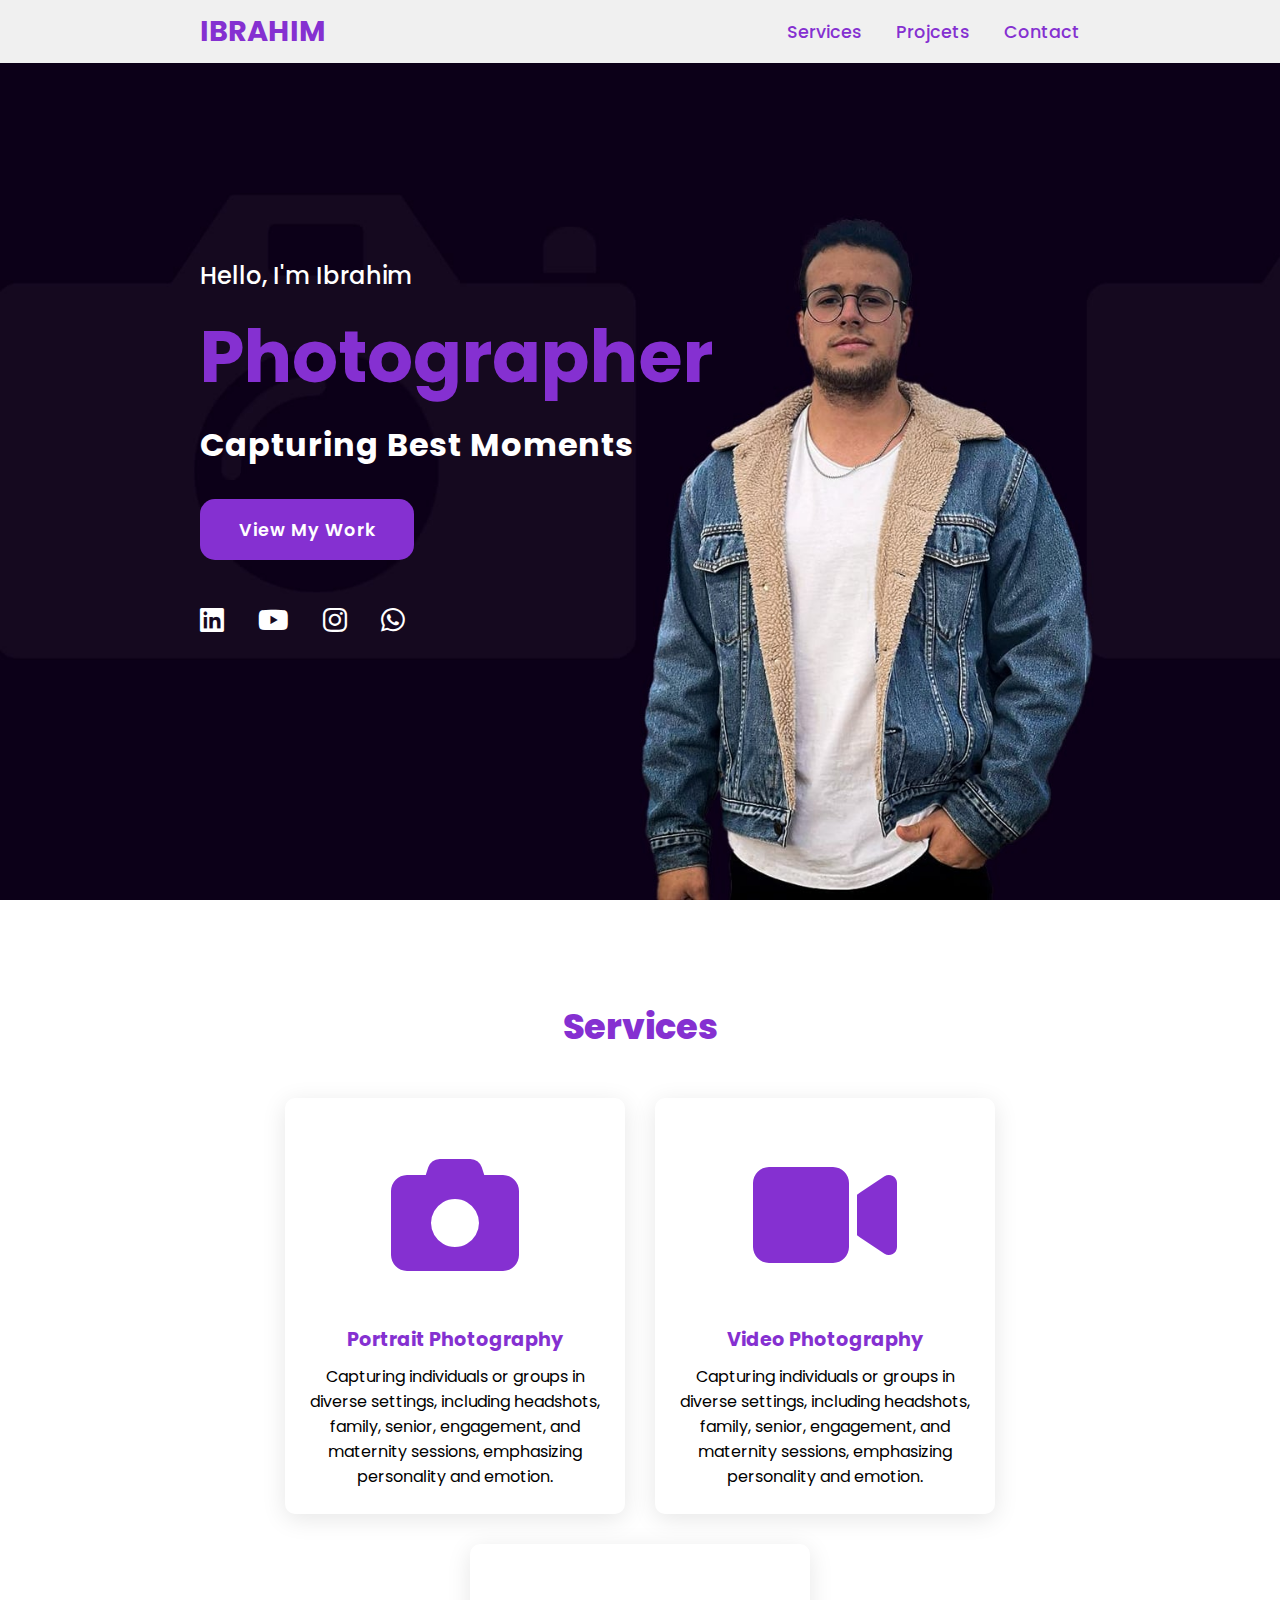
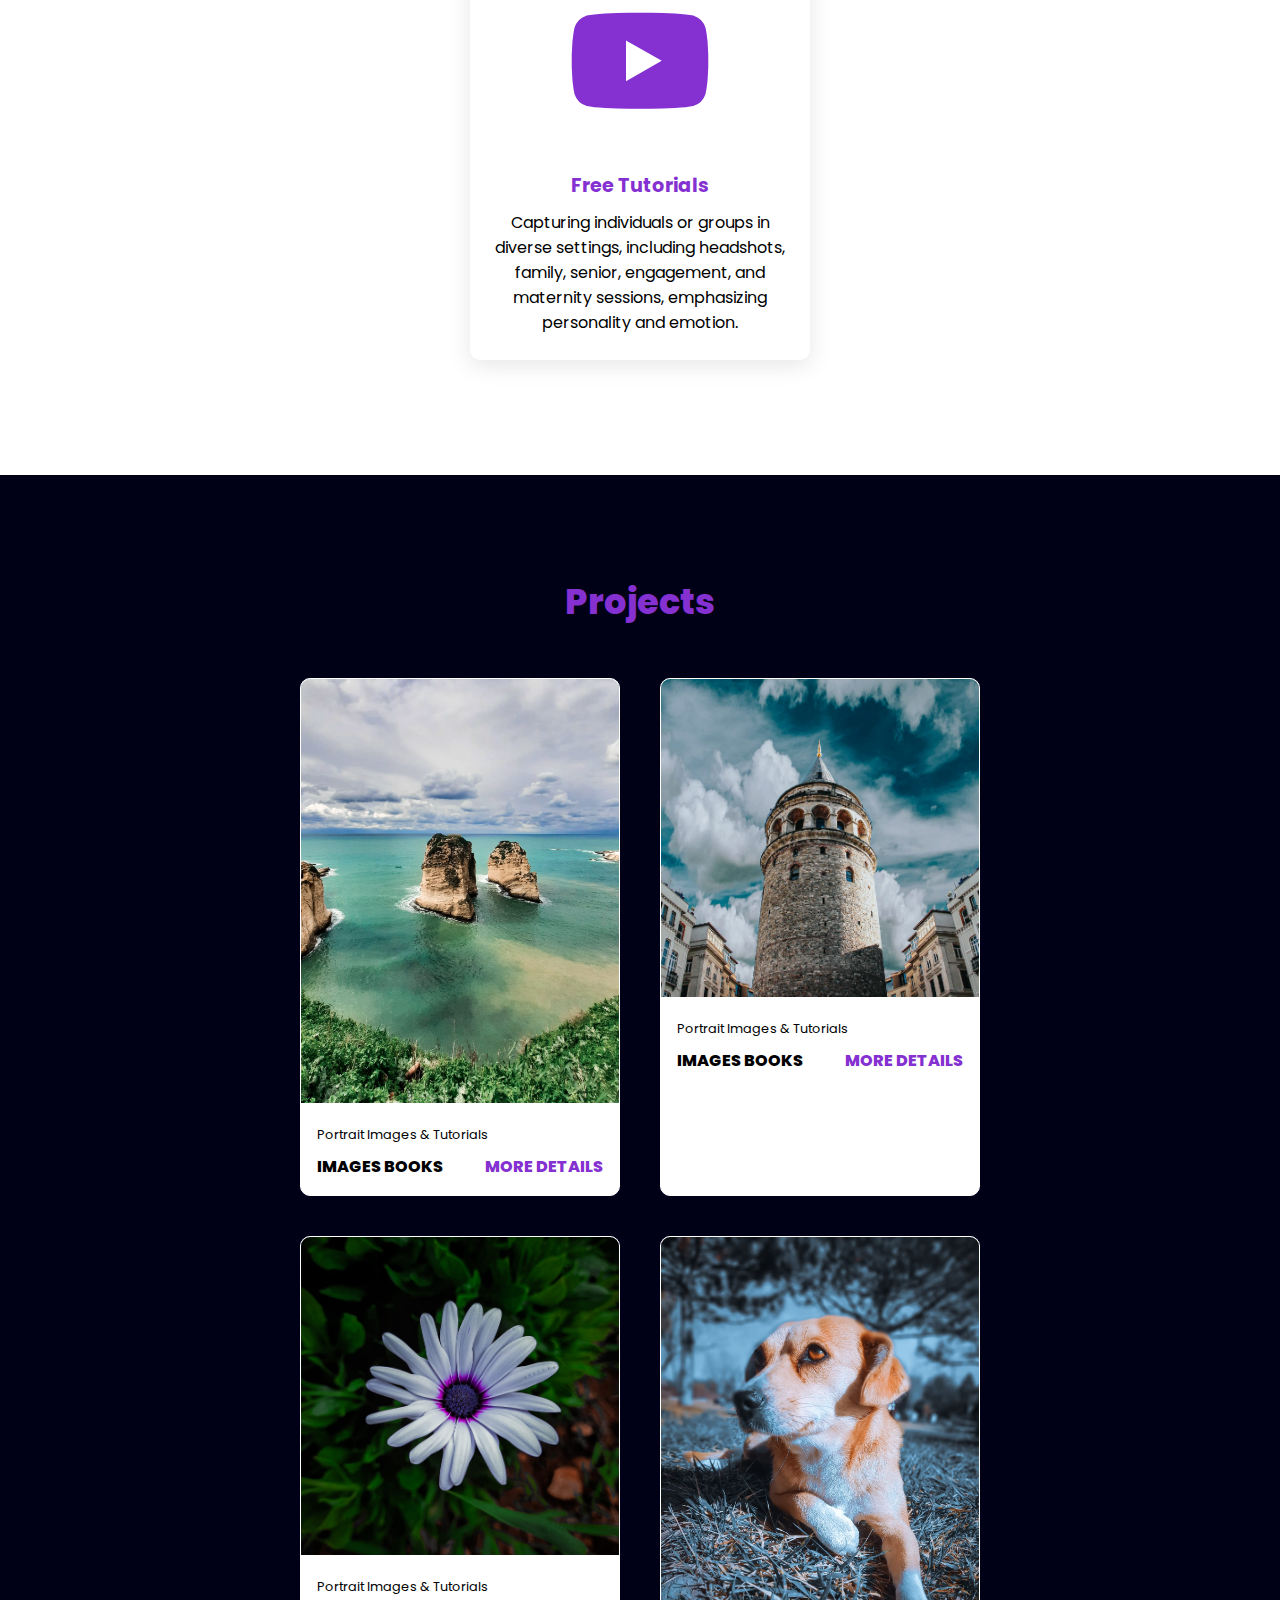
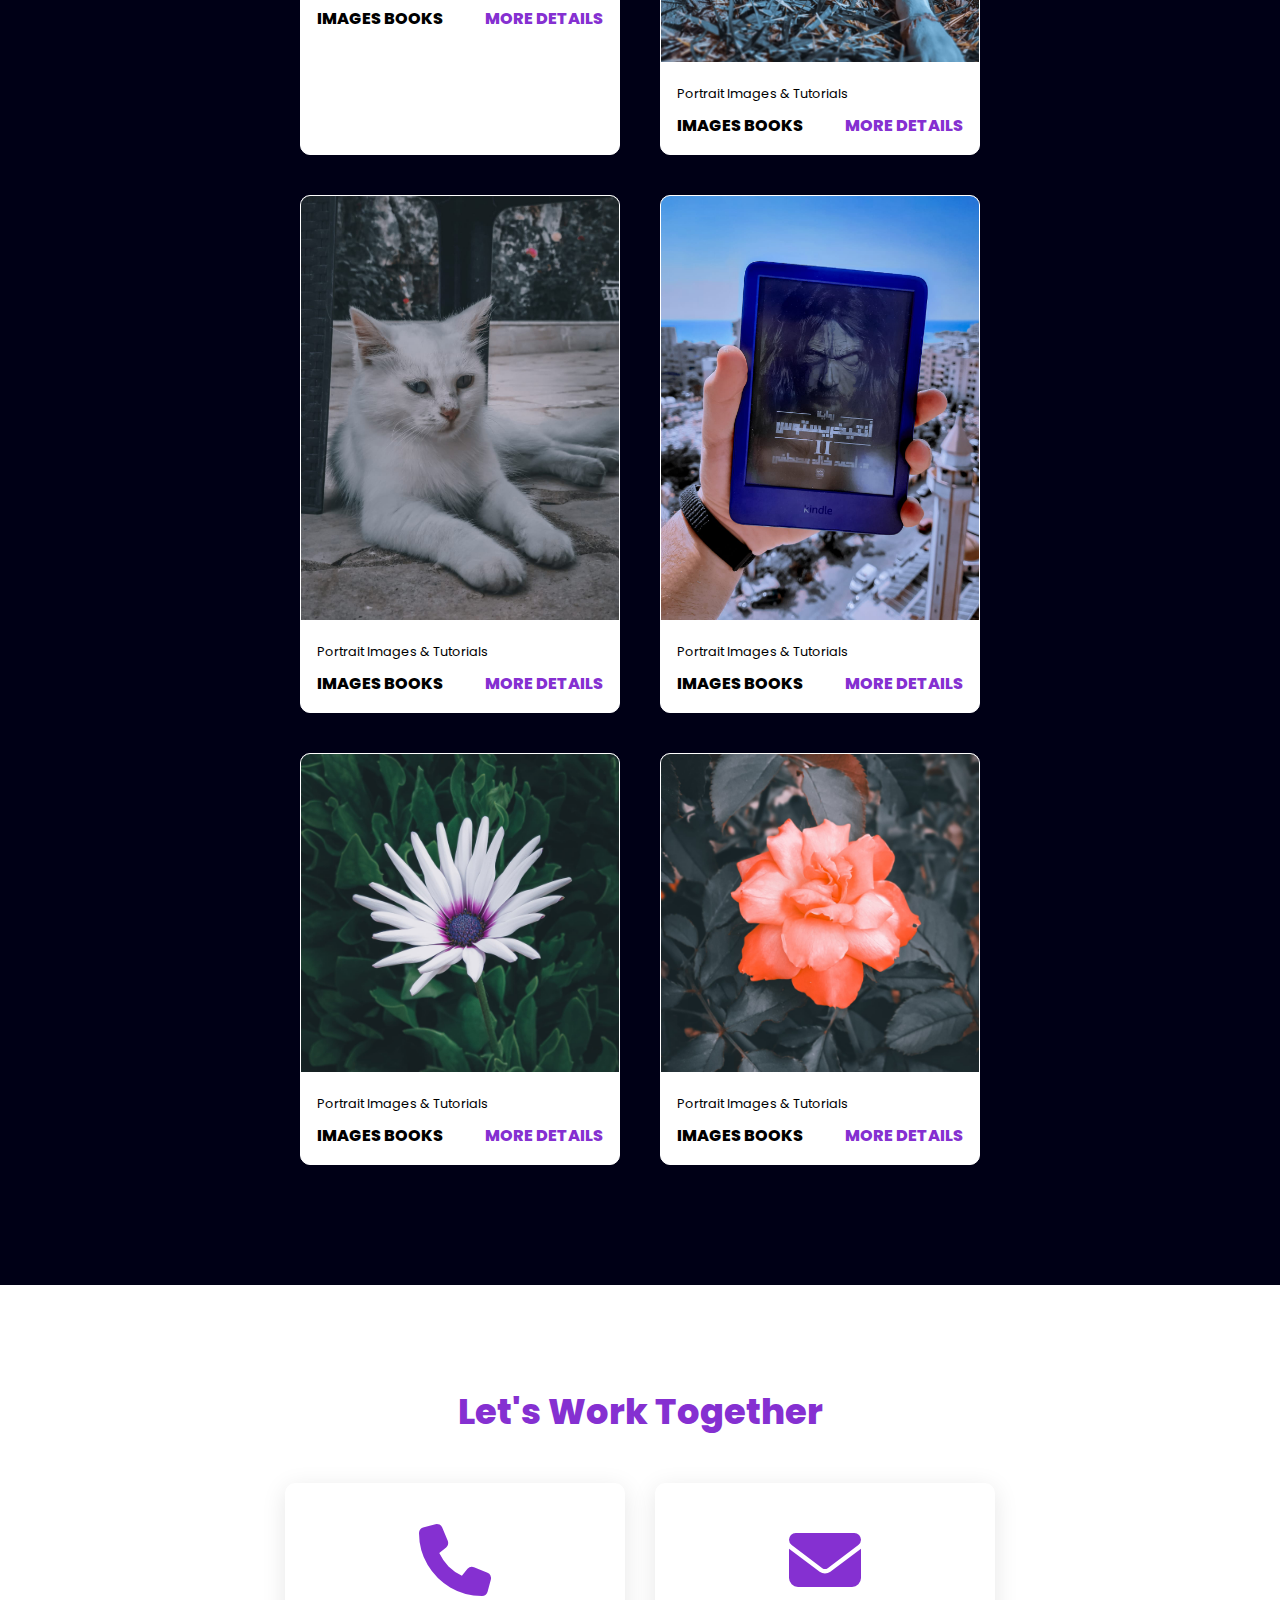
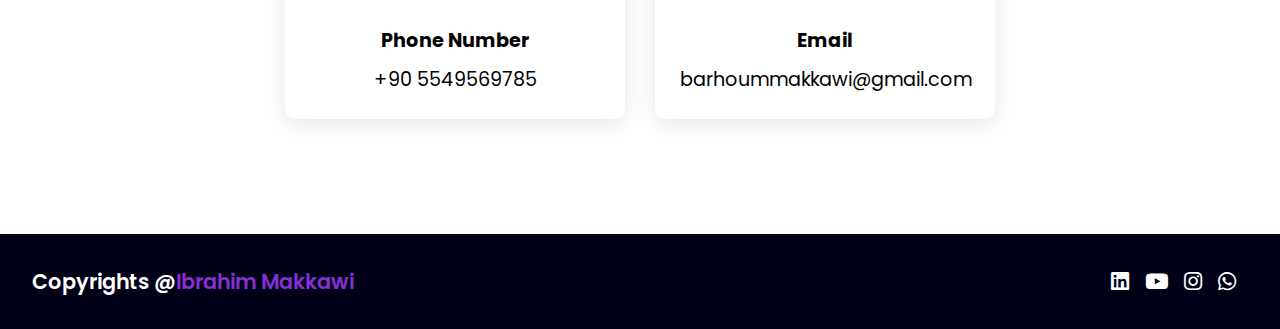
<file: index.html>
<!DOCTYPE html>
<html lang="en">
  <head>
    <meta charset="UTF-8" />
    <meta name="viewport" content="width=device-width, initial-scale=1.0" />
    <link
      rel="stylesheet"
      href="https://cdnjs.cloudflare.com/ajax/libs/font-awesome/6.5.1/css/all.min.css"
    />
    <link rel="stylesheet" href="style.css" />
    <title>Ibrahim Makkawi</title>
  </head>
  <body>
    <header>
      <a href="#" class="logo">Ibrahim</a>
      <nav class="navigation">
        <a href="#Services">Services</a>
        <a href="#Projcets">Projcets</a>
        <a href="#Contact">Contact</a>
      </nav>
    </header>
    <section class="main">
      <div>
        <h2>
          Hello, I'm Ibrahim <br />
          <span>Photographer</span>
        </h2>
        <h3>Capturing Best Moments</h3>
        <a href="#Projcets" class="mainbutton">View My Work</a>
        <div class="socailicons">
          <a href="https://www.linkedin.com/in/ibrahim-makkawi-3a9a2b2a5/"
            ><i class="fa-brands fa-linkedin"></i
          ></a>
          <a href="https://www.youtube.com/channel/UC56dNCkV006vJZ3jSfXkLmw"
            ><i class="fa-brands fa-youtube"></i
          ></a>
          <a href="https://www.instagram.com/ytbobz/"
            ><i class="fa-brands fa-instagram"></i
          ></a>
          <a href="#"><i class="fa-brands fa-whatsapp"></i></a>
        </div>
      </div>
    </section>
    <section class="cards" id="Services">
      <h2 class="title">Services</h2>
      <div class="content">
        <div class="card">
          <div class="icon"><i class="fa-solid fa-camera"></i></div>
          <div class="info">
            <h3>Portrait Photography</h3>
            <p>
              Capturing individuals or groups in diverse settings, including
              headshots, family, senior, engagement, and maternity sessions,
              emphasizing personality and emotion.
            </p>
          </div>
        </div>
        <div class="card">
          <div class="icon"><i class="fa-solid fa-video"></i></div>
          <div class="info">
            <h3>Video Photography</h3>
            <p>
              Capturing individuals or groups in diverse settings, including
              headshots, family, senior, engagement, and maternity sessions,
              emphasizing personality and emotion.
            </p>
          </div>
        </div>
        <div class="card">
          <div class="icon"><i class="fa-brands fa-youtube"></i></div>
          <div class="info">
            <h3>Free Tutorials</h3>
            <p>
              Capturing individuals or groups in diverse settings, including
              headshots, family, senior, engagement, and maternity sessions,
              emphasizing personality and emotion.
            </p>
          </div>
        </div>
      </div>
    </section>
    <section class="projects" id="Projcets">
      <h2 class="title">Projects</h2>
      <div class="content">
        <div class="project-card">
          <div class="projectimg">
            <img src="IMGS/2.jpg" alt="" />
          </div>
          <div class="project-info">
            <p class="project-category">Portrait Images & Tutorials</p>
            <strong class="project-title">
              <span>Images books</span>
              <a href="#" class="more">More Details</a>
            </strong>
          </div>
        </div>
        <div class="project-card">
          <div class="projectimg">
            <img src="IMGS/3.jpg" alt="" />
          </div>
          <div class="project-info">
            <p class="project-category">Portrait Images & Tutorials</p>
            <strong class="project-title">
              <span>Images books</span>
              <a href="#" class="more">More Details</a>
            </strong>
          </div>
        </div>
        <div class="project-card">
          <div class="projectimg">
            <img src="IMGS/4.jpg" alt="" />
          </div>
          <div class="project-info">
            <p class="project-category">Portrait Images & Tutorials</p>
            <strong class="project-title">
              <span>Images books</span>
              <a href="#" class="more">More Details</a>
            </strong>
          </div>
        </div>
        <div class="project-card">
          <div class="projectimg">
            <img src="IMGS/5.jpg" alt="" />
          </div>
          <div class="project-info">
            <p class="project-category">Portrait Images & Tutorials</p>
            <strong class="project-title">
              <span>Images books</span>
              <a href="#" class="more">More Details</a>
            </strong>
          </div>
        </div>
        <div class="project-card">
          <div class="projectimg">
            <img src="IMGS/6.jpg" alt="" />
          </div>
          <div class="project-info">
            <p class="project-category">Portrait Images & Tutorials</p>
            <strong class="project-title">
              <span>Images books</span>
              <a href="#" class="more">More Details</a>
            </strong>
          </div>
        </div>
        <div class="project-card">
          <div class="projectimg">
            <img src="IMGS/7.jpg" alt="" />
          </div>
          <div class="project-info">
            <p class="project-category">Portrait Images & Tutorials</p>
            <strong class="project-title">
              <span>Images books</span>
              <a href="#" class="more">More Details</a>
            </strong>
          </div>
        </div>
        <div class="project-card">
          <div class="projectimg">
            <img src="IMGS/8.jpg" alt="" />
          </div>
          <div class="project-info">
            <p class="project-category">Portrait Images & Tutorials</p>
            <strong class="project-title">
              <span>Images books</span>
              <a href="#" class="more">More Details</a>
            </strong>
          </div>
        </div>
        <div class="project-card">
          <div class="projectimg">
            <img src="IMGS/9.jpg" alt="" />
          </div>
          <div class="project-info">
            <p class="project-category">Portrait Images & Tutorials</p>
            <strong class="project-title">
              <span>Images books</span>
              <a href="#" class="more">More Details</a>
            </strong>
          </div>
        </div>
      </div>
    </section>
    <section class="contact" id="Contact">
      <h2 class="title">Let's Work Together</h2>
      <div class="content">
        <div class="card">
          <div class="icon"><i class="fa-solid fa-phone"></i></div>
          <div class="info">
            <h3>Phone Number</h3>
            <p>+90 5549569785</p>
          </div>
        </div>
        <div class="card">
          <div class="icon"><i class="fa-solid fa-envelope"></i></div>
          <div class="info">
            <h3>Email</h3>
            <p>barhoummakkawi@gmail.com</p>
          </div>
        </div>
      </div>
    </section>
    <footer class="footer">
      <p class="footertitle">Copyrights @<span>Ibrahim Makkawi</span></p>
      <div class="socailicons">
        <a href="#"><i class="fa-brands fa-linkedin"></i></a>
        <a href="#"><i class="fa-brands fa-youtube"></i></a>
        <a href="#"><i class="fa-brands fa-instagram"></i></a>
        <a href="#"><i class="fa-brands fa-whatsapp"></i></a>
      </div>
    </footer>
  </body>
</html>
</file>
<file: style.css>
@import url("https://fonts.googleapis.com/css2?family=Poppins:ital,wght@0,100;0,200;0,300;0,400;0,500;0,600;0,700;0,800;0,900;1,100;1,200;1,300;1,400;1,500;1,600;1,700;1,800;1,900&display=swap");

:root {
  --purple: #8530d1;
}

* {
  font-family: "Poppins", sans-serif;
  margin: 0;
  padding: 0;
  box-sizing: border-box;
  scroll-behavior: smooth;
}
header {
  background-color: #f0f0f0;
  width: 100%;
  position: fixed;
  z-index: 1000;
  display: flex;
  justify-content: space-between;
  align-items: center;
  padding: 10px 200px;
}
.logo {
  text-decoration: none;
  color: var(--purple);
  text-transform: uppercase;
  font-weight: 700;
  font-size: 1.8em;
}
.navigation a {
  color: var(--purple);
  text-decoration: none;
  font-size: 1.1em;
  font-weight: 500;
  padding-left: 30px;
  transition: all 0.2s ease-in-out;
  display: inline-block;
}

.navigation a:hover {
  color: #410179;
  transform: scale(1.08);
}

section {
  padding: 100px 200px;
}
.main {
  width: 100%;
  min-height: 100vh;
  display: flex;
  align-items: center;
  background: url(IMGS/hero.jpg) no-repeat;
  background-size: cover;
  background-position: center;
  background-attachment: fixed;
}
.main h2 {
  color: #fff;
  font-size: 1.5em;
  font-weight: 500;
}
.main h2 span {
  color: var(--purple);
  font-size: 3em;
  font-weight: bold;
  display: inline-block;
  margin-top: 10px;
}
.main h3 {
  color: #fff;
  font-size: 2em;
  font-weight: 700;
  letter-spacing: 1px;
  margin-top: 10px;
  margin-bottom: 30px;
}
.mainbutton {
  color: #fff;
  background-color: var(--purple);
  text-decoration: none;
  font-size: 1.1em;
  font-weight: 600;
  display: inline-block;
  padding: 0.9735em 2.1875em;
  letter-spacing: 1px;
  border-radius: 15px;
  margin-bottom: 40px;
  transition: 0.7s ease;
}

.mainbutton:hover {
  background-color: #410179;
  transform: scale(1.1);
}
.socailicons a {
  color: #fff;
  font-size: 1.7em;
  padding-right: 30px;
  display: inline-block;
  transition: 0.2s ease;
}

.socailicons a:hover {
  color: #410179;
  transform: scale(1.1);
}

.title {
  display: flex;
  justify-content: center;
  color: var(--purple);
  font-size: 2.2em;
  font-weight: 800;
  margin-bottom: 30px;
}
.content {
  display: flex;
  justify-content: center;
  flex-direction: row;
  flex-wrap: wrap;
}

.card {
  background-color: #fff;
  width: 21.25em;
  box-shadow: 0 5px 25px rgba(1 1 1 / 10%);
  border-radius: 10px;
  padding: 25px;
  margin: 15px;
  transition: 0.5s ease;
}

.card:hover {
  transform: scale(1.1);
}
.icon {
  color: var(--purple);
  font-size: 8em;
  text-align: center;
}
.info {
  text-align: center;
}
.info h3 {
  color: var(--purple);
  font-size: 1.2em;
  font-weight: 700;
  margin: 10px;
}

.projects {
  background-color: #000016;
}
.projects .content {
  margin-top: 30px;
}
.project-card {
  background-color: #fff;
  border: 1px solid #fff;
  min-height: 14em;
  max-height: 35em;
  width: 20em;
  overflow: hidden;
  border-radius: 10px;
  margin: 20px;
  transition: 0.5s ease;
}
.project-card:hover {
  transform: scale(1.1);
}
.project-card:hover .projectimg {
  opacity: 0.9;
}
.projectimg img {
  width: 100%;
}
.project-info {
  padding: 1em;
}
.project-category {
  font-size: 0.8em;
  color: #000000;
}
.project-title {
  display: flex;
  justify-content: space-between;
  text-transform: uppercase;
  font-weight: 800;
  margin-top: 10px;
}
.more {
  text-decoration: none;
  color: var(--purple);
}
.more:hover {
  color: #410179;
}
.contact .icon {
  font-size: 4.5em;
}
.contact .info h3 {
  color: #000000;
  text-align: center;
}
.contact .info p {
  font-size: 1.2em;
  text-align: center;
}
.footer {
  background-color: #000016;
  color: #fff;
  padding: 2em;
  display: flex;
  justify-content: space-between;
}
.footertitle {
  font-size: 1.3em;
  font-weight: 600;
}
.footertitle span {
  color: var(--purple);
}
.footer .socailicons a {
  font-size: 1.3em;
  padding: 0 12px 0 0;
}

@media (max-width: 1023px) {
  header {
    padding: 12px 20px;
  }
  .navigation a {
    padding-left: 10px;
  }
  .title {
    font-size: 1.8em;
  }
  section {
    padding: 80px 20px;
  }
  .main h2 {
    font-size: 1em;
  }
  .main h3 {
    font-size: 1.6em;
  }
  .content {
    flex-direction: column;
    align-items: center;
  }
}

@media (max-width: 641px) {
  body {
    font-size: 12px;
  }
  .main h2 {
    font-size: 0.8em;
  }
  .main h3 {
    font-size: 1.4em;
  }
}

@media (max-width: 300px) {
  body {
    font-size: 10px;
  }
}
</file>
